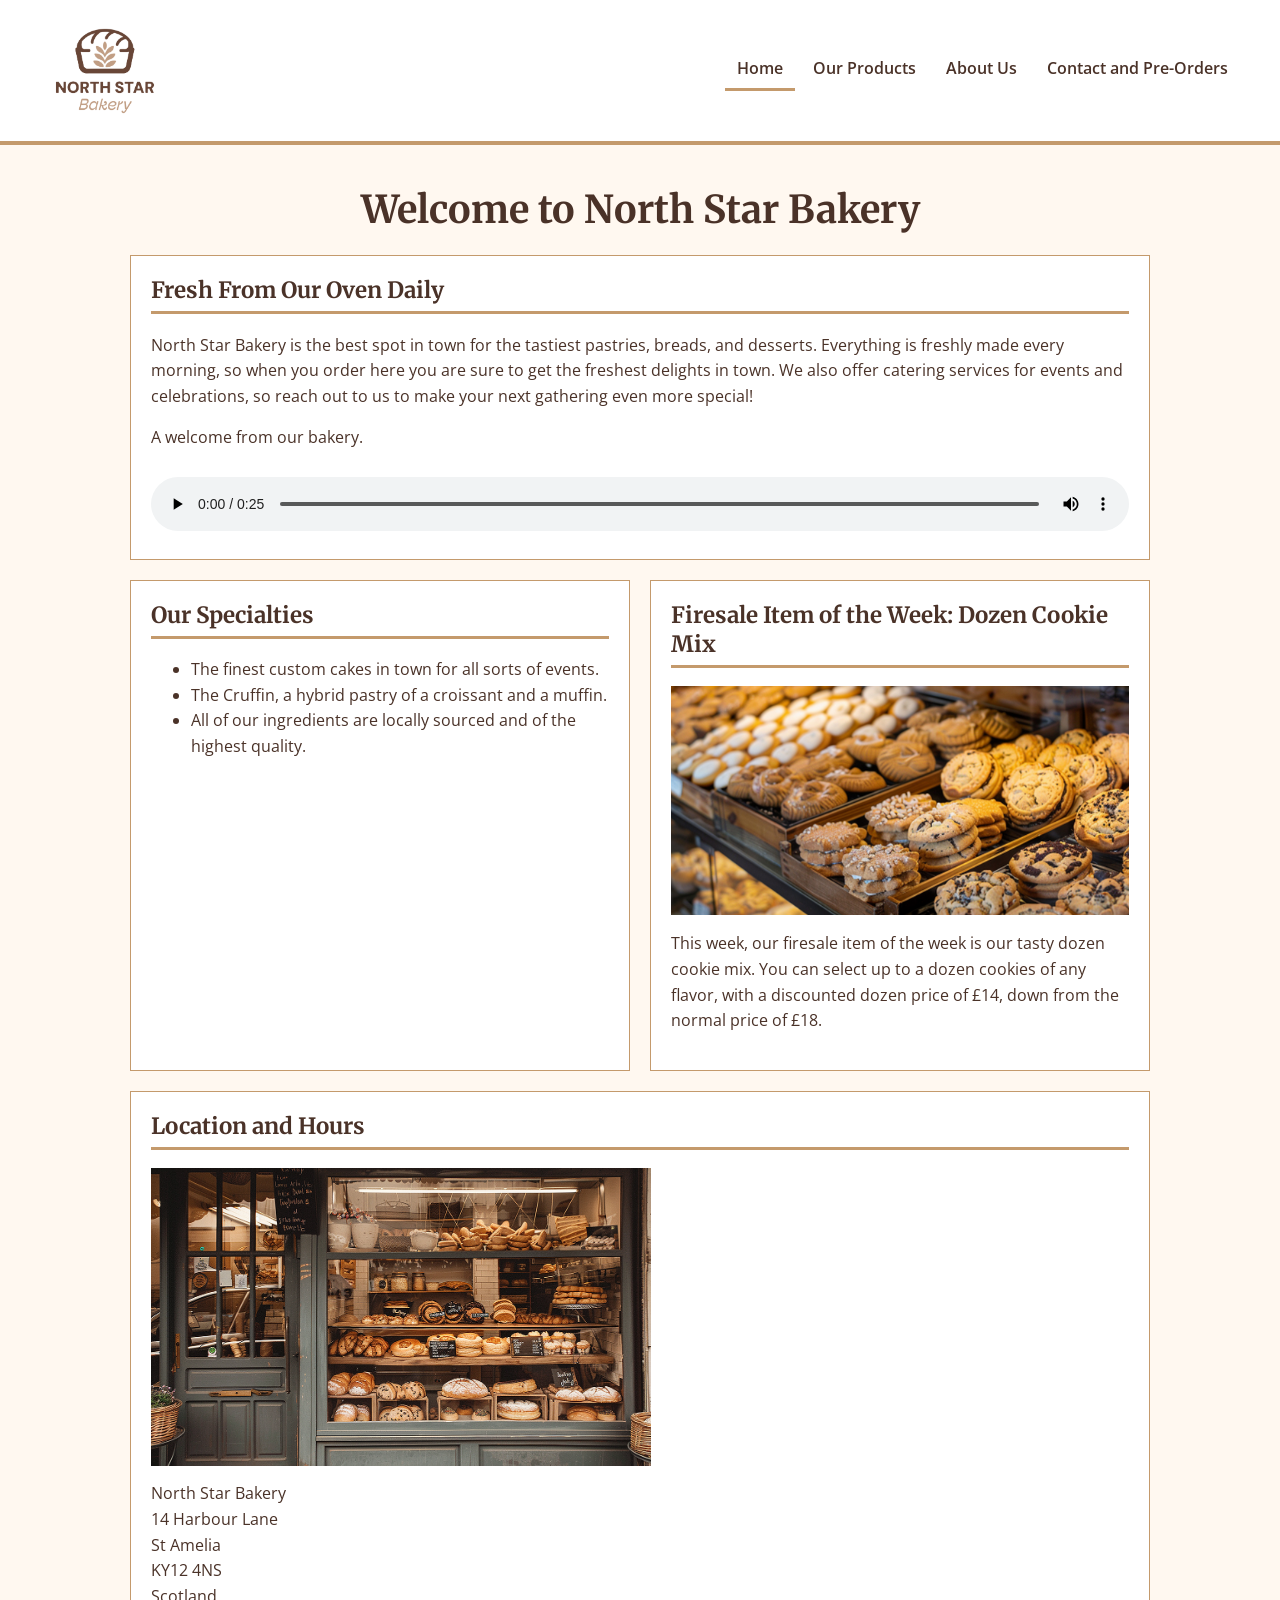
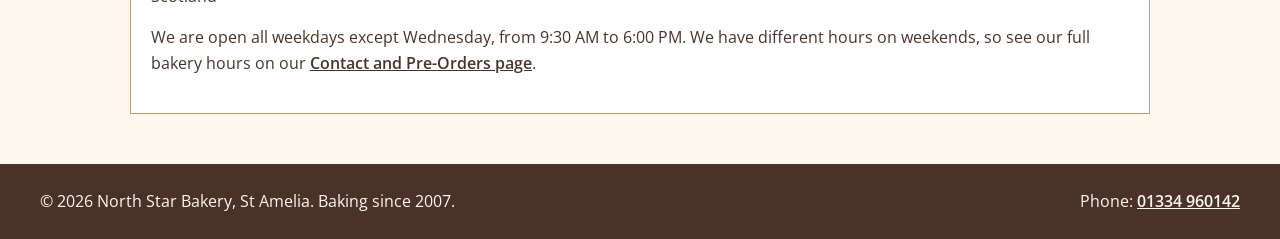
<file: index.html>
<!DOCTYPE html>
<html lang="en">
<head>
  <meta charset="UTF-8">
  <meta name="viewport" content="width=device-width, initial-scale=1.0">
  <title>North Star Bakery | Home</title>
  <link rel="preconnect" href="https://fonts.googleapis.com">
  <link href="https://fonts.googleapis.com/css2?family=Merriweather:wght@700&family=Open+Sans:wght@400;600&display=swap" rel="stylesheet">
  <link rel="stylesheet" href="styles.css">
</head>
<body>
  <header>
    <img src="bakery-logo_c.png" alt="North Star Bakery logo with a loaf of bread and a wheat stalk" class="logo">
    <nav aria-label="Main navigation">
      <ul>
        <li><a href="index.html" aria-current="page" class="current">Home</a></li>
        <li><a href="products.html">Our Products</a></li>
        <li><a href="about.html">About Us</a></li>
        <li><a href="contact.html">Contact and Pre-Orders</a></li>
      </ul>
    </nav>
  </header>

  <main>
    <h1>Welcome to North Star Bakery</h1>

    <section class="intro">
      <h2>Fresh From Our Oven Daily</h2>
      <p>North Star Bakery is the best spot in town for the tastiest pastries, breads, and desserts. Everything is freshly made every morning, so when you order here you are sure to get the freshest delights in town. We also offer catering services for events and celebrations, so reach out to us to make your next gathering even more special!</p>
      <p>A welcome from our bakery.</p>
      <audio controls>
        <source src="bakery-welcome_c.mp3" type="audio/mpeg">
        Your browser does not support the audio element. This is a short welcome message from the North Star Bakery team.
      </audio>
    </section>

    <div class="columns">
    <section>
      <h2>Our Specialties</h2>
      <ul>
        <li>The finest custom cakes in town for all sorts of events.</li>
        <li>The Cruffin, a hybrid pastry of a croissant and a muffin.</li>
        <li>All of our ingredients are locally sourced and of the highest quality.</li>
      </ul>
    </section>

    <section>
      <h2>Firesale Item of the Week: Dozen Cookie Mix</h2>
      <picture>
        <source media="(min-width: 800px)" srcset="bakery-feature-large_c.png">
        <img src="bakery-feature-small_c.png" alt="Bakery display case filled with trays of chocolate chip, oatmeal, and sugar cookies">
      </picture>
      <p>This week, our firesale item of the week is our tasty dozen cookie mix. You can select up to a dozen cookies of any flavor, with a discounted dozen price of &pound;14, down from the normal price of &pound;18.</p>
    </section>
    </div>

    <section>
      <h2>Location and Hours</h2>
      <img src="bakery-storefront_c.png" alt="Front of North Star Bakery with large windows showing shelves of bread and pastries">
      <address>
        North Star Bakery<br>
        14 Harbour Lane<br>
        St Amelia<br>
        KY12 4NS<br>
        Scotland
      </address>
      <p>We are open all weekdays except Wednesday, from 9:30 AM to 6:00 PM. We have different hours on weekends, so see our full bakery hours on our <a href="contact.html">Contact and Pre-Orders page</a>.</p>
    </section>
  </main>

  <footer>
    <p>&copy; 2026 North Star Bakery, St Amelia. Baking since 2007.</p>
    <p>Phone: <a href="tel:+441334960142">01334 960142</a></p>
  </footer>
</body>
</html>
</file>
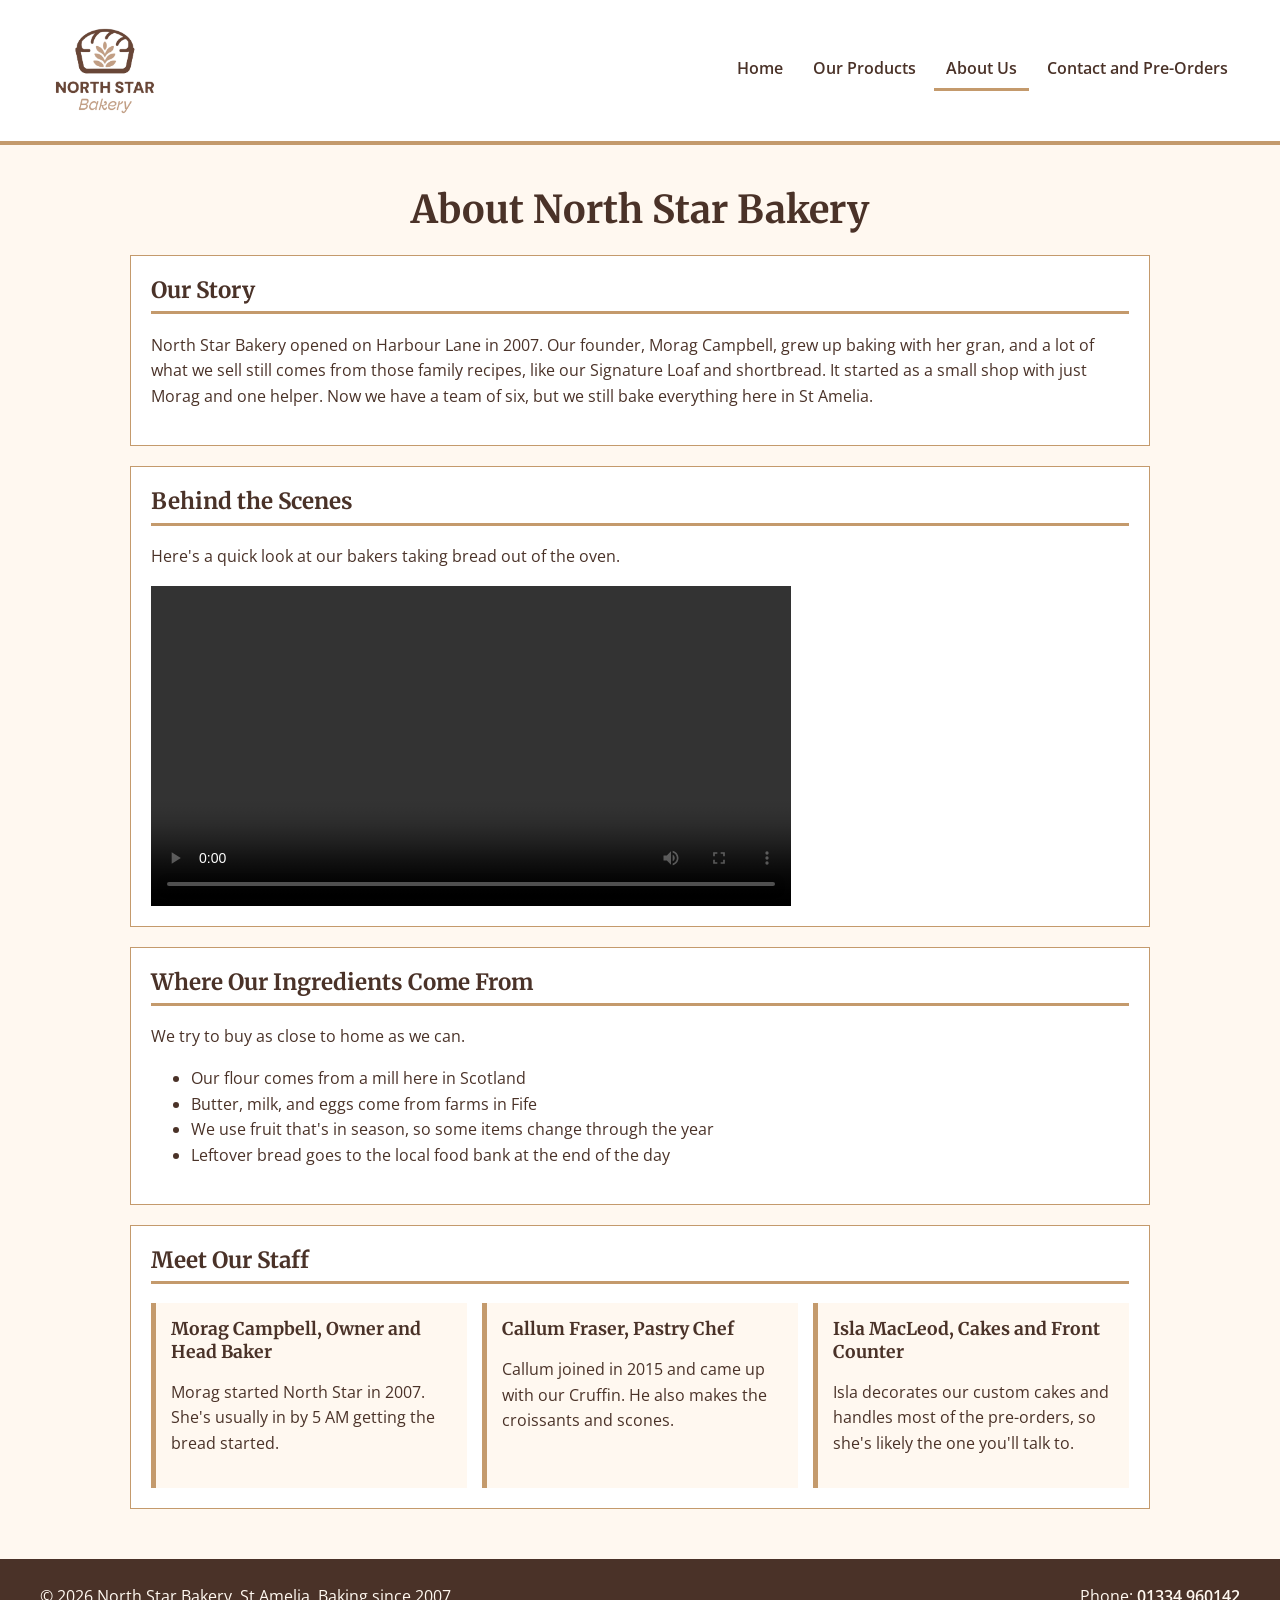
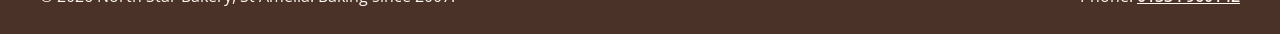
<file: about.html>
<!DOCTYPE html>
<html lang="en">
<head>
  <meta charset="UTF-8">
  <meta name="viewport" content="width=device-width, initial-scale=1.0">
  <title>North Star Bakery | About Us</title>
  <link rel="preconnect" href="https://fonts.googleapis.com">
  <link href="https://fonts.googleapis.com/css2?family=Merriweather:wght@700&family=Open+Sans:wght@400;600&display=swap" rel="stylesheet">
  <link rel="stylesheet" href="styles.css">
</head>
<body>
  <header>
    <img src="bakery-logo_c.png" alt="North Star Bakery logo with a loaf of bread and a wheat stalk" class="logo">
    <nav aria-label="Main navigation">
      <ul>
        <li><a href="index.html">Home</a></li>
        <li><a href="products.html">Our Products</a></li>
        <li><a href="about.html" aria-current="page" class="current">About Us</a></li>
        <li><a href="contact.html">Contact and Pre-Orders</a></li>
      </ul>
    </nav>
  </header>

  <main>
    <h1>About North Star Bakery</h1>

    <section>
      <h2>Our Story</h2>
      <p>North Star Bakery opened on Harbour Lane in 2007. Our founder, Morag Campbell, grew up baking with her gran, and a lot of what we sell still comes from those family recipes, like our Signature Loaf and shortbread. It started as a small shop with just Morag and one helper. Now we have a team of six, but we still bake everything here in St Amelia.</p>
    </section>

    <section>
      <h2>Behind the Scenes</h2>
      <p>Here's a quick look at our bakers taking bread out of the oven.</p>
      <video controls>
        <source src="bakery-behind-scenes_c.mp4" type="video/mp4">
        Your browser does not support the video element. This video shows one of our bakers using a wooden paddle to take loaves of bread out of the oven.
      </video>
    </section>

    <section>
      <h2>Where Our Ingredients Come From</h2>
      <p>We try to buy as close to home as we can.</p>
      <ul>
        <li>Our flour comes from a mill here in Scotland</li>
        <li>Butter, milk, and eggs come from farms in Fife</li>
        <li>We use fruit that's in season, so some items change through the year</li>
        <li>Leftover bread goes to the local food bank at the end of the day</li>
      </ul>
    </section>

    <section>
      <h2>Meet Our Staff</h2>
      <div class="staff-list">
      <article>
        <h3>Morag Campbell, Owner and Head Baker</h3>
        <p>Morag started North Star in 2007. She's usually in by 5 AM getting the bread started.</p>
      </article>
      <article>
        <h3>Callum Fraser, Pastry Chef</h3>
        <p>Callum joined in 2015 and came up with our Cruffin. He also makes the croissants and scones.</p>
      </article>
      <article>
        <h3>Isla MacLeod, Cakes and Front Counter</h3>
        <p>Isla decorates our custom cakes and handles most of the pre-orders, so she's likely the one you'll talk to.</p>
      </article>
      </div>
    </section>
  </main>

  <footer>
    <p>&copy; 2026 North Star Bakery, St Amelia. Baking since 2007.</p>
    <p>Phone: <a href="tel:+441334960142">01334 960142</a></p>
  </footer>
</body>
</html>
</file>
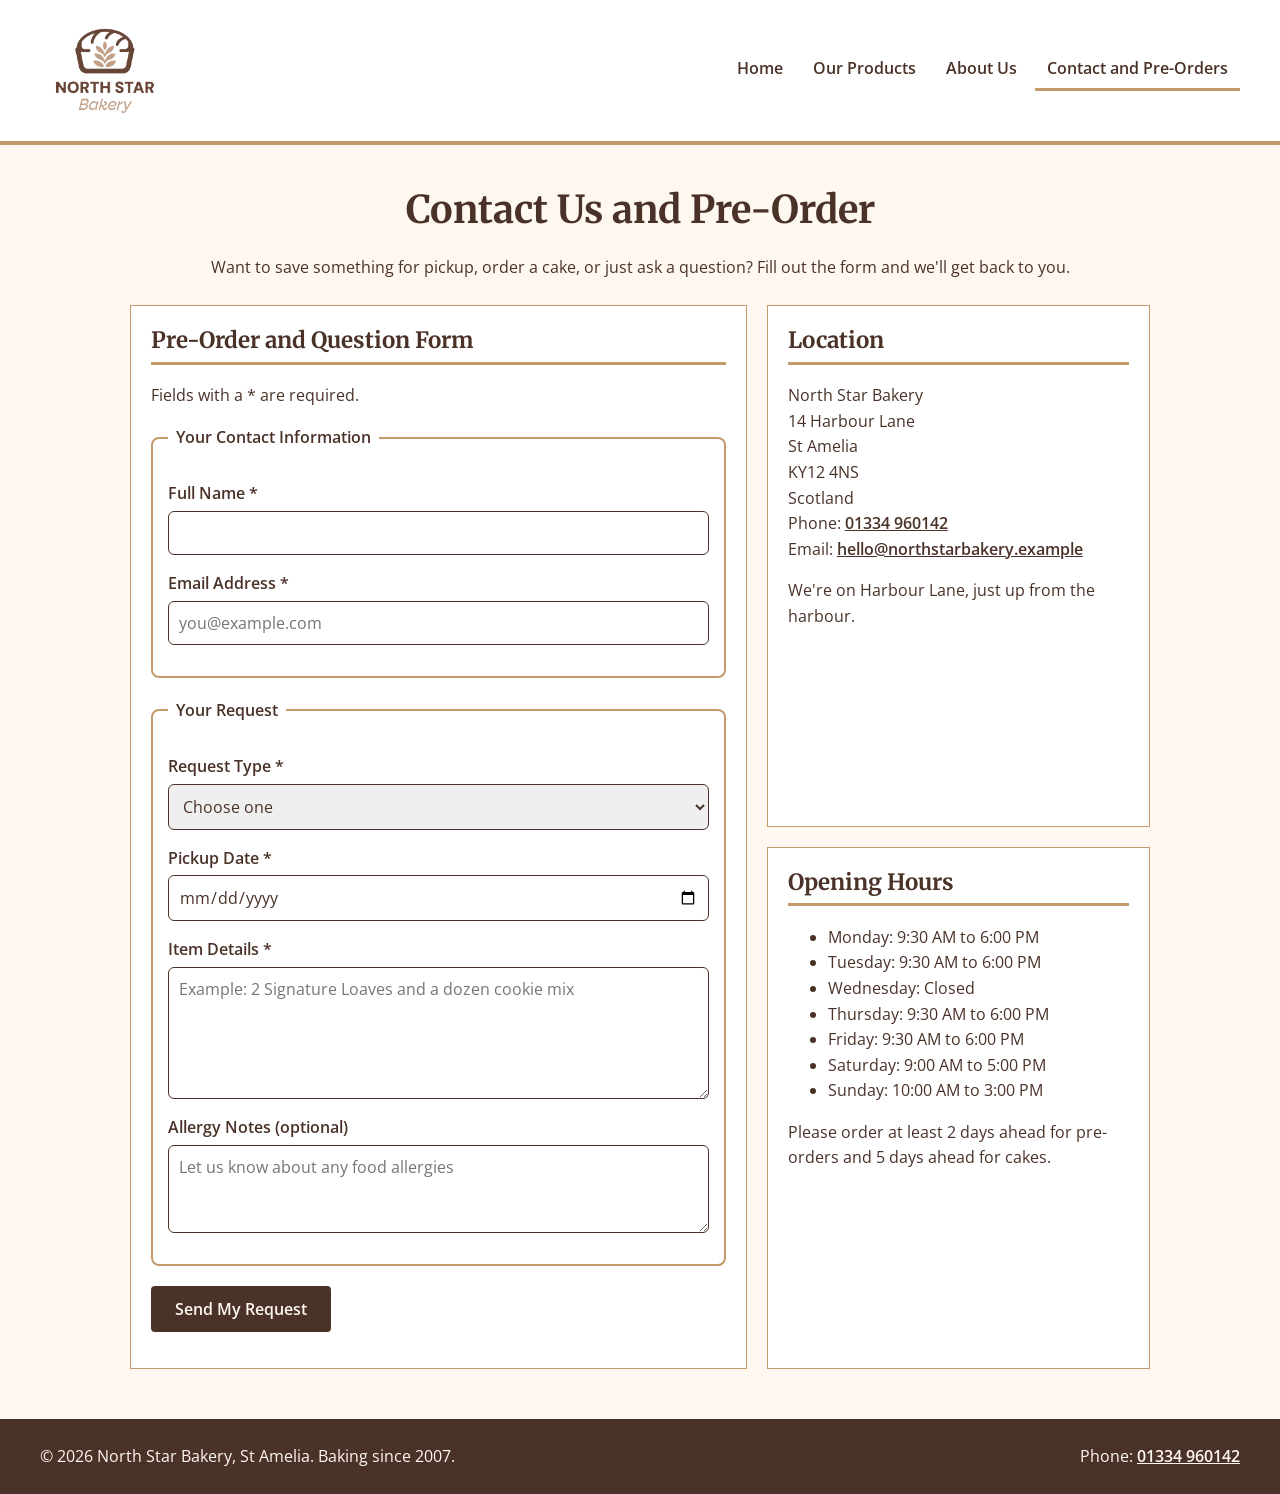
<file: contact.html>
<!DOCTYPE html>
<html lang="en">
<head>
  <meta charset="UTF-8">
  <meta name="viewport" content="width=device-width, initial-scale=1.0">
  <title>North Star Bakery | Contact and Pre-Orders</title>
  <link rel="preconnect" href="https://fonts.googleapis.com">
  <link href="https://fonts.googleapis.com/css2?family=Merriweather:wght@700&family=Open+Sans:wght@400;600&display=swap" rel="stylesheet">
  <link rel="stylesheet" href="styles.css">
</head>
<body>
  <header>
    <img src="bakery-logo_c.png" alt="North Star Bakery logo with a loaf of bread and a wheat stalk" class="logo">
    <nav aria-label="Main navigation">
      <ul>
        <li><a href="index.html">Home</a></li>
        <li><a href="products.html">Our Products</a></li>
        <li><a href="about.html">About Us</a></li>
        <li><a href="contact.html" aria-current="page" class="current">Contact and Pre-Orders</a></li>
      </ul>
    </nav>
  </header>

  <main>
    <h1>Contact Us and Pre-Order</h1>
    <p class="intro-text">Want to save something for pickup, order a cake, or just ask a question? Fill out the form and we'll get back to you.</p>

    <div class="columns">
    <section class="form-section">
      <h2>Pre-Order and Question Form</h2>
      <p>Fields with a * are required.</p>
      <form action="#" method="post" id="order-form" novalidate>
        <fieldset>
          <legend>Your Contact Information</legend>
          <p>
            <label for="name">Full Name *</label>
            <input type="text" id="name" name="name" required minlength="2" maxlength="50">
            <span class="error" id="name-error"></span>
          </p>
          <p>
            <label for="email">Email Address *</label>
            <input type="email" id="email" name="email" required placeholder="you@example.com">
            <span class="error" id="email-error"></span>
          </p>
        </fieldset>

        <fieldset>
          <legend>Your Request</legend>
          <p>
            <label for="request-type">Request Type *</label>
            <select id="request-type" name="request-type" required>
              <option value="">Choose one</option>
              <option value="pre-order">Pre-order</option>
              <option value="custom-cake">Custom cake</option>
              <option value="catering">Catering for an event</option>
              <option value="question">General question</option>
            </select>
            <span class="error" id="request-type-error"></span>
          </p>
          <p>
            <label for="pickup-date">Pickup Date *</label>
            <input type="date" id="pickup-date" name="pickup-date" required>
            <span class="error" id="pickup-date-error"></span>
          </p>
          <p>
            <label for="item-details">Item Details *</label>
            <span id="list-note" class="list-note"></span>
            <textarea id="item-details" name="item-details" rows="5" cols="40" required minlength="10" maxlength="500" placeholder="Example: 2 Signature Loaves and a dozen cookie mix"></textarea>
            <span class="error" id="item-details-error"></span>
          </p>
          <p>
            <label for="allergy-notes">Allergy Notes (optional)</label>
            <textarea id="allergy-notes" name="allergy-notes" rows="3" cols="40" maxlength="300" placeholder="Let us know about any food allergies"></textarea>
          </p>
        </fieldset>

        <p>
          <button type="submit">Send My Request</button>
        </p>
        <p id="form-message" class="form-message"></p>
      </form>
    </section>

    <div class="info">
    <section>
      <h2>Location</h2>
      <address>
        North Star Bakery<br>
        14 Harbour Lane<br>
        St Amelia<br>
        KY12 4NS<br>
        Scotland<br>
        Phone: <a href="tel:+441334960142">01334 960142</a><br>
        Email: <a href="mailto:hello@northstarbakery.example">hello@northstarbakery.example</a>
      </address>
      <p>We're on Harbour Lane, just up from the harbour.</p>
    </section>

    <section>
      <h2>Opening Hours</h2>
      <ul>
        <li>Monday: 9:30 AM to 6:00 PM</li>
        <li>Tuesday: 9:30 AM to 6:00 PM</li>
        <li>Wednesday: Closed</li>
        <li>Thursday: 9:30 AM to 6:00 PM</li>
        <li>Friday: 9:30 AM to 6:00 PM</li>
        <li>Saturday: 9:00 AM to 5:00 PM</li>
        <li>Sunday: 10:00 AM to 3:00 PM</li>
      </ul>
      <p>Please order at least 2 days ahead for pre-orders and 5 days ahead for cakes.</p>
    </section>
    </div>
    </div>
  </main>

  <footer>
    <p>&copy; 2026 North Star Bakery, St Amelia. Baking since 2007.</p>
    <p>Phone: <a href="tel:+441334960142">01334 960142</a></p>
  </footer>

  <script src="script.js"></script>
</body>
</html>
</file>
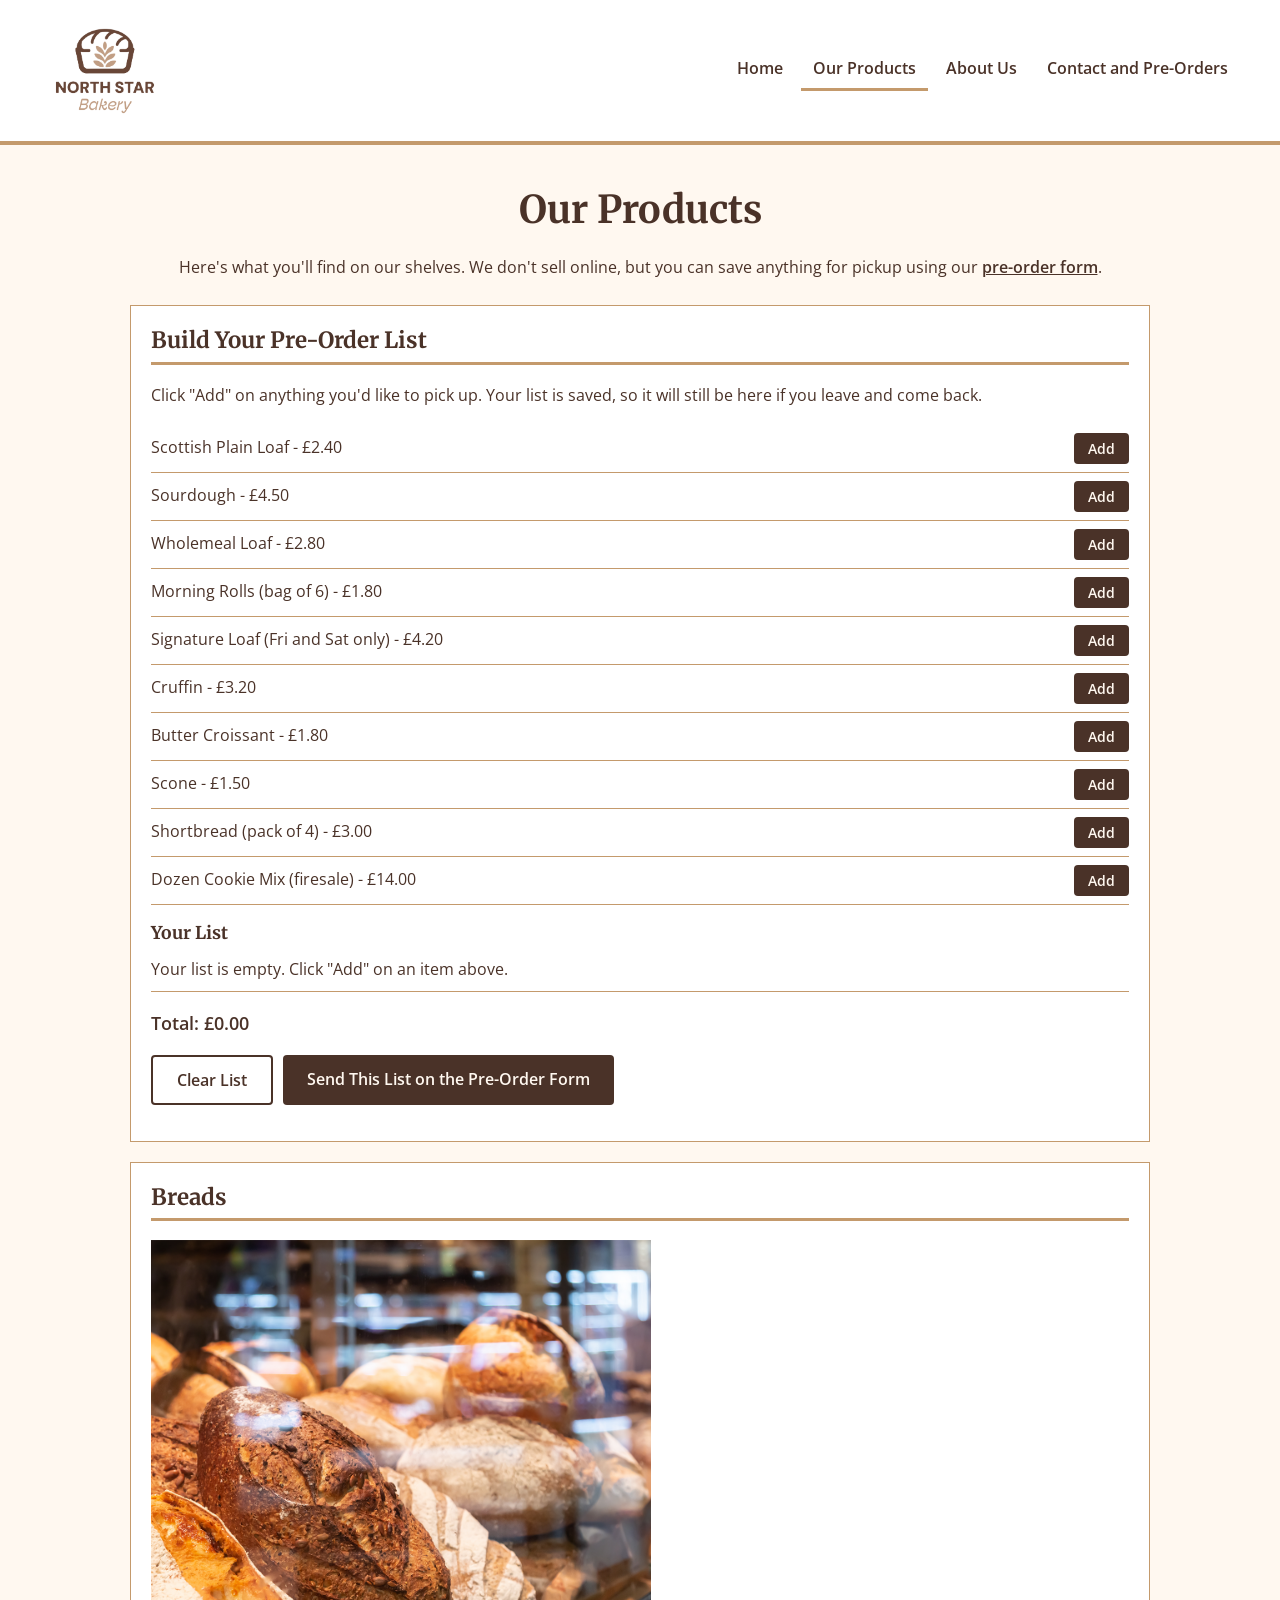
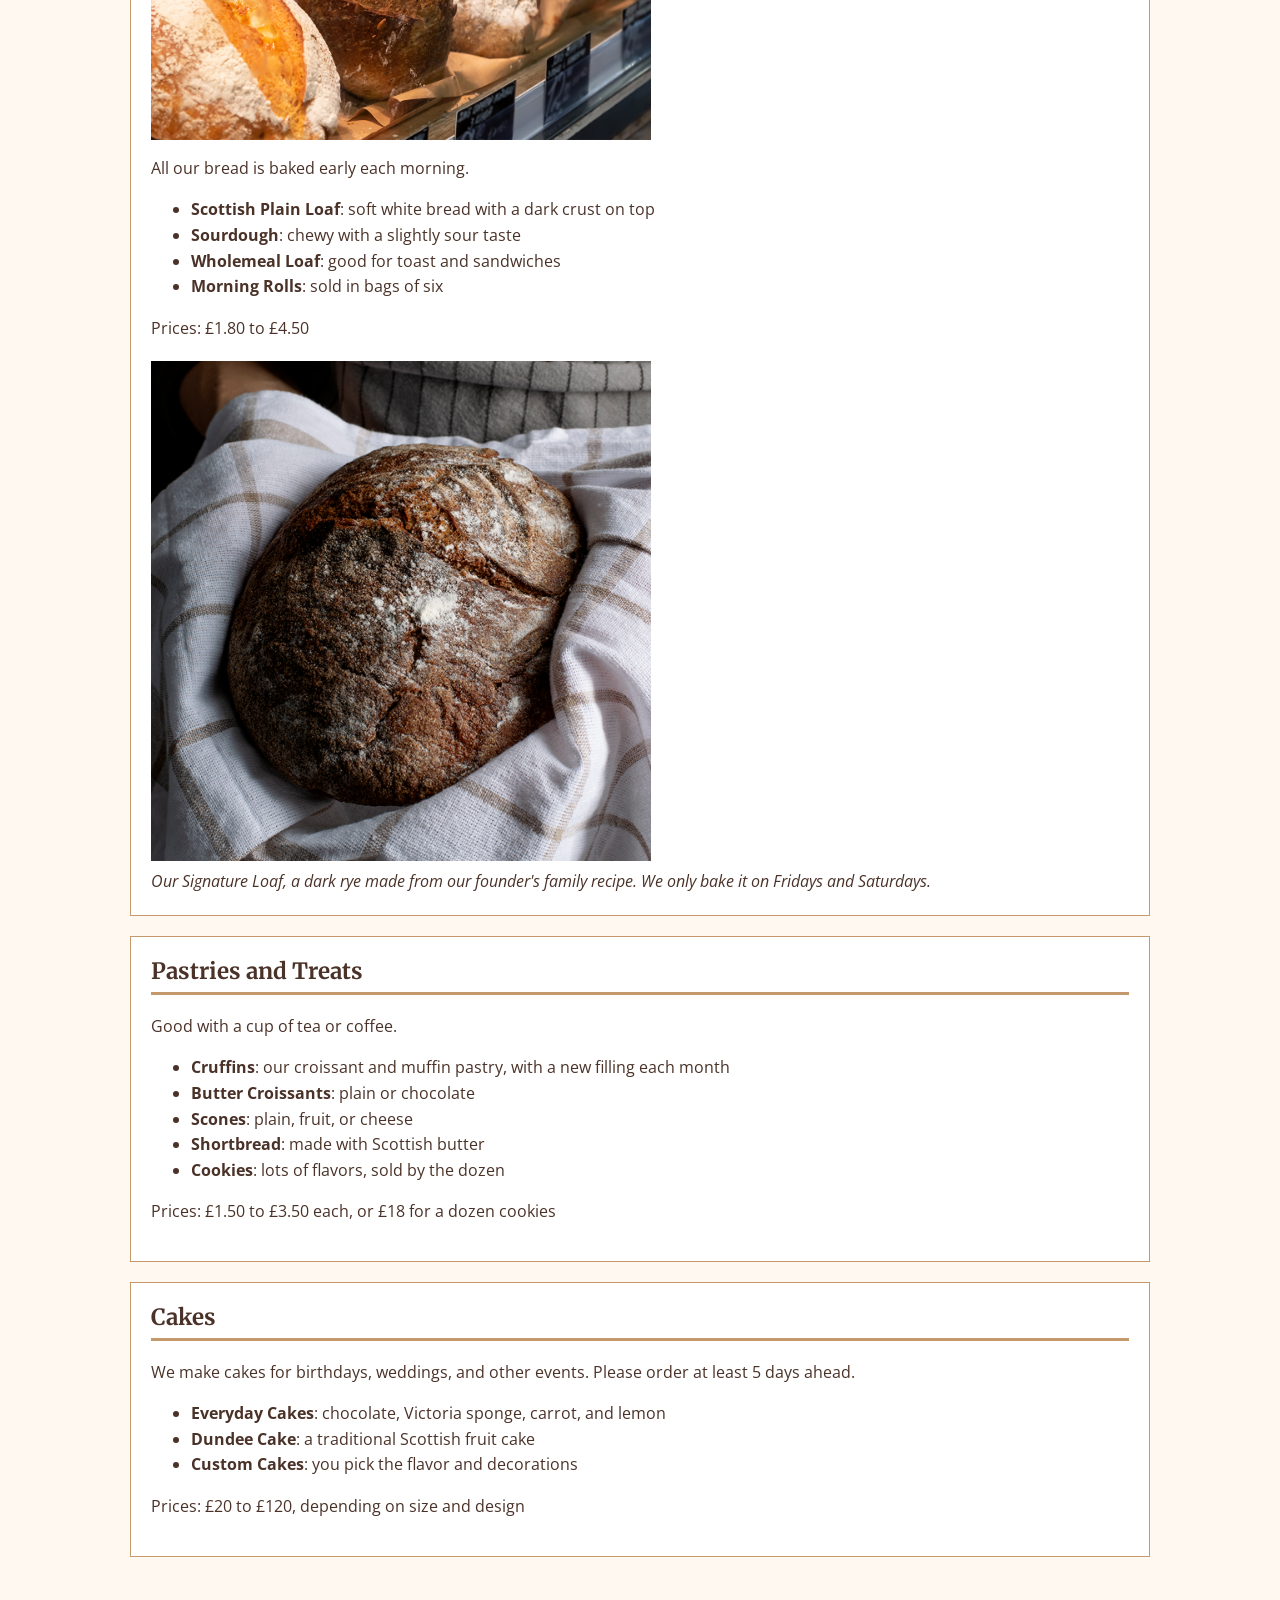
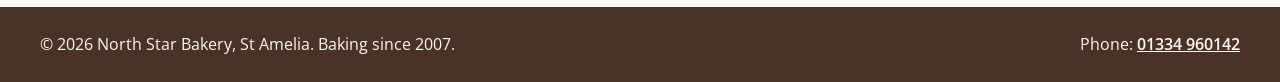
<file: products.html>
<!DOCTYPE html>
<html lang="en">
<head>
  <meta charset="UTF-8">
  <meta name="viewport" content="width=device-width, initial-scale=1.0">
  <title>North Star Bakery | Products</title>
  <link rel="preconnect" href="https://fonts.googleapis.com">
  <link href="https://fonts.googleapis.com/css2?family=Merriweather:wght@700&family=Open+Sans:wght@400;600&display=swap" rel="stylesheet">
  <link rel="stylesheet" href="styles.css">
</head>
<body>
  <header>
    <img src="bakery-logo_c.png" alt="North Star Bakery logo with a loaf of bread and a wheat stalk" class="logo">
    <nav aria-label="Main navigation">
      <ul>
        <li><a href="index.html">Home</a></li>
        <li><a href="products.html" aria-current="page" class="current">Our Products</a></li>
        <li><a href="about.html">About Us</a></li>
        <li><a href="contact.html">Contact and Pre-Orders</a></li>
      </ul>
    </nav>
  </header>

  <main>
    <h1>Our Products</h1>
    <p class="intro-text">Here's what you'll find on our shelves. We don't sell online, but you can save anything for pickup using our <a href="contact.html">pre-order form</a>.</p>

    <section id="order-builder">
      <h2>Build Your Pre-Order List</h2>
      <p>Click "Add" on anything you'd like to pick up. Your list is saved, so it will still be here if you leave and come back.</p>
      <ul id="menu-list" class="menu-list"></ul>

      <h3>Your List</h3>
      <ul id="order-list" class="order-list"></ul>
      <p id="order-total" class="order-total">Total: &pound;0.00</p>
      <p class="order-buttons">
        <button type="button" id="clear-list" class="button-secondary">Clear List</button>
        <a href="contact.html" class="button-link">Send This List on the Pre-Order Form</a>
      </p>
    </section>

    <section>
      <h2>Breads</h2>
      <img src="bakery-bread_c.png" alt="Rustic sourdough and whole wheat loaves stacked in a glass bakery case">
      <p>All our bread is baked early each morning.</p>
      <ul>
        <li><strong>Scottish Plain Loaf</strong>: soft white bread with a dark crust on top</li>
        <li><strong>Sourdough</strong>: chewy with a slightly sour taste</li>
        <li><strong>Wholemeal Loaf</strong>: good for toast and sandwiches</li>
        <li><strong>Morning Rolls</strong>: sold in bags of six</li>
      </ul>
      <p>Prices: &pound;1.80 to &pound;4.50</p>

      <figure>
        <img src="bakery-signature-loaf_c.png" alt="Dark, flour-dusted round loaf resting on a checkered kitchen towel">
        <figcaption>Our Signature Loaf, a dark rye made from our founder's family recipe. We only bake it on Fridays and Saturdays.</figcaption>
      </figure>
    </section>

    <section>
      <h2>Pastries and Treats</h2>
      <p>Good with a cup of tea or coffee.</p>
      <ul>
        <li><strong>Cruffins</strong>: our croissant and muffin pastry, with a new filling each month</li>
        <li><strong>Butter Croissants</strong>: plain or chocolate</li>
        <li><strong>Scones</strong>: plain, fruit, or cheese</li>
        <li><strong>Shortbread</strong>: made with Scottish butter</li>
        <li><strong>Cookies</strong>: lots of flavors, sold by the dozen</li>
      </ul>
      <p>Prices: &pound;1.50 to &pound;3.50 each, or &pound;18 for a dozen cookies</p>
    </section>

    <section>
      <h2>Cakes</h2>
      <p>We make cakes for birthdays, weddings, and other events. Please order at least 5 days ahead.</p>
      <ul>
        <li><strong>Everyday Cakes</strong>: chocolate, Victoria sponge, carrot, and lemon</li>
        <li><strong>Dundee Cake</strong>: a traditional Scottish fruit cake</li>
        <li><strong>Custom Cakes</strong>: you pick the flavor and decorations</li>
      </ul>
      <p>Prices: &pound;20 to &pound;120, depending on size and design</p>
    </section>
  </main>

  <footer>
    <p>&copy; 2026 North Star Bakery, St Amelia. Baking since 2007.</p>
    <p>Phone: <a href="tel:+441334960142">01334 960142</a></p>
  </footer>

  <script src="script.js"></script>
</body>
</html>
</file>
<file: styles.css>
/* north star bakery css
   phone first, bigger screens in the media query at the bottom
   colors: #FFF8F0 cream, #4A3228 brown, #C49A6C tan, #FFFFFF white (red is just for errors) */

/* base */

* {
  box-sizing: border-box;
}

body {
  margin: 0;
  background-color: #FFF8F0;
  color: #4A3228;
  font-family: "Open Sans", Arial, sans-serif;
  font-size: 1rem;
  line-height: 1.6;
}

h1,
h2,
h3 {
  font-family: "Merriweather", Georgia, serif;
  line-height: 1.3;
}

h1 {
  font-size: 1.8rem;
  text-align: center;
  margin: 10px 0 20px;
}

h2 {
  font-size: 1.4rem;
  margin-top: 0;
  padding-bottom: 6px;
  border-bottom: 3px solid #C49A6C;
}

h3 {
  font-size: 1.1rem;
  margin-bottom: 4px;
}

a {
  color: #4A3228;
  font-weight: 600;
}

img,
video {
  max-width: 100%;
  height: auto;
  display: block;
}

/* header and navigation */

header {
  background-color: #FFFFFF;
  border-bottom: 4px solid #C49A6C;
  padding: 15px;
  display: flex;
  flex-direction: column;
  align-items: center;
}

.logo {
  width: 130px;
}

nav ul {
  list-style: none;
  margin: 10px 0 0;
  padding: 0;
  display: flex;
  flex-direction: column;
  align-items: center;
  gap: 6px;
}

nav a {
  display: block;
  padding: 6px 12px;
  text-decoration: none;
  border-bottom: 3px solid #FFFFFF;
}

nav a:hover,
nav a.current {
  border-bottom: 3px solid #C49A6C;
}

/* main content */

main {
  padding: 20px 15px;
  max-width: 1100px;
  margin: 0 auto;
}

section {
  background-color: #FFFFFF;
  padding: 20px;
  margin-bottom: 20px;
  border: 1px solid #C49A6C;
}

.intro-text {
  text-align: center;
  margin-bottom: 25px;
}

/* flex boxes (stacked on phone) */
.columns,
.staff-list,
.info {
  display: flex;
  flex-direction: column;
}

.columns section {
  flex: 1;
}

.staff-list {
  gap: 15px;
}

article {
  background-color: #FFF8F0;
  padding: 15px;
  border-left: 5px solid #C49A6C;
}

article h3 {
  margin-top: 0;
}

/* figure */
figure {
  margin: 20px 0 0;
}

figcaption {
  font-style: italic;
  padding-top: 8px;
}

video {
  width: 100%;
  max-width: 640px;
}

audio {
  width: 100%;
  margin-top: 10px;
}

address {
  font-style: normal;
  margin: 15px 0;
}

/* form */

fieldset {
  border: 2px solid #C49A6C;
  border-radius: 8px;
  padding: 15px;
  margin: 0 0 20px;
}

legend {
  font-weight: 600;
  padding: 0 8px;
}

label {
  display: block;
  font-weight: 600;
  margin-bottom: 4px;
}

input,
select,
textarea {
  display: block;
  width: 100%;
  padding: 10px;
  font-family: "Open Sans", Arial, sans-serif;
  font-size: 1rem;
  color: #4A3228;
  border: 1px solid #4A3228;
  border-radius: 6px;
}

button {
  background-color: #4A3228;
  color: #FFF8F0;
  font-family: "Open Sans", Arial, sans-serif;
  font-size: 1rem;
  font-weight: 600;
  padding: 12px 24px;
  border: none;
  border-radius: 4px;
  cursor: pointer;
  width: 100%;
}

button:hover {
  background-color: #C49A6C;
  color: #4A3228;
}

/* footer */

footer {
  background-color: #4A3228;
  color: #FFF8F0;
  text-align: center;
  padding: 15px;
  display: flex;
  flex-direction: column;
}

footer p {
  margin: 5px 0;
}

footer a {
  color: #FFF8F0;
}


/* pre-order list (products page) */

.menu-list,
.order-list {
  list-style: none;
  padding: 0;
  margin: 0 0 15px;
}

.menu-list li,
.order-list li {
  display: flex;
  justify-content: space-between;
  align-items: center;
  gap: 10px;
  padding: 8px 0;
  border-bottom: 1px solid #C49A6C;
}

.menu-list button,
.order-list button {
  width: auto;
  padding: 6px 14px;
  font-size: 0.9rem;
}

.order-total {
  font-weight: 600;
  font-size: 1.1rem;
}

.order-buttons {
  display: flex;
  flex-direction: column;
  gap: 10px;
}

.button-secondary {
  background-color: #FFFFFF;
  color: #4A3228;
  border: 2px solid #4A3228;
}

.button-link {
  display: block;
  text-align: center;
  background-color: #4A3228;
  color: #FFF8F0;
  padding: 12px 24px;
  border-radius: 4px;
  text-decoration: none;
}

.button-link:hover {
  background-color: #C49A6C;
  color: #4A3228;
}

/* form messages (contact page) */

.error {
  display: block;
  color: #A12A1E;
  font-weight: 600;
  font-size: 0.9rem;
  margin-top: 4px;
}

.input-error {
  border: 2px solid #A12A1E;
}

.list-note {
  display: block;
  font-style: italic;
  font-size: 0.9rem;
  margin-bottom: 4px;
}

.form-message {
  font-weight: 600;
}

/* bigger screens */

@media (min-width: 768px) {

  header {
    flex-direction: row;
    justify-content: space-between;
    padding: 15px 40px;
  }

  nav ul {
    flex-direction: row;
    margin-top: 0;
  }

  h1 {
    font-size: 2.4rem;
  }

  main {
    padding: 30px 40px;
  }

  /* side by side */
  .columns {
    flex-direction: row;
    gap: 20px;
  }

  .staff-list {
    flex-direction: row;
  }

  .staff-list article {
    flex: 1;
  }

  .columns .form-section {
    flex: 3;
  }

  .info {
    flex: 2;
  }

  figure img,
  section > img {
    max-width: 500px;
  }

  button {
    width: auto;
  }

  .order-buttons {
    flex-direction: row;
  }

  footer {
    flex-direction: row;
    justify-content: space-between;
    padding: 20px 40px;
  }
}
</file>
